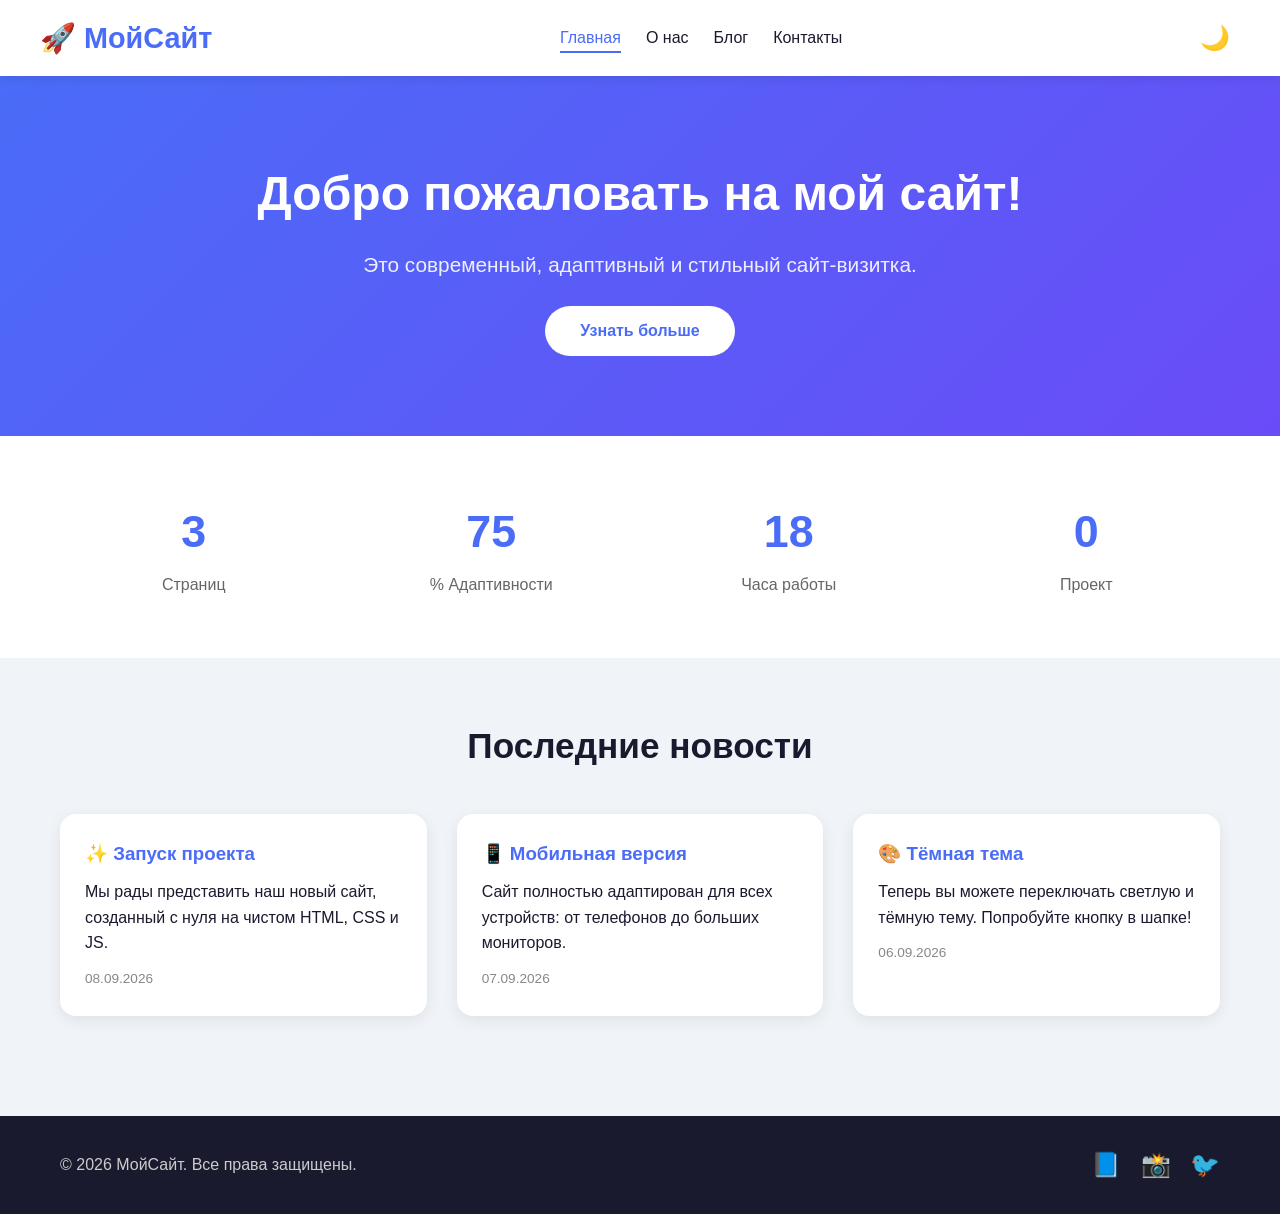
<file: index.html>
<!DOCTYPE html>
<html lang="ru">
<head>
    <meta charset="UTF-8" />
    <meta name="viewport" content="width=device-width, initial-scale=1.0" />
    <title>Главная | Мой Сайт</title>
    <link rel="stylesheet" href="css/style.css" />
    <link rel="icon" href="img/favicon.ico" />
</head>
<body>

    <!-- ===== HEADER ===== -->
    <header>
        <div class="container header-flex">
            <div class="logo">
                <a href="index.html">🚀 МойСайт</a>
            </div>
            <nav>
                <ul class="nav-menu">
                    <li><a href="index.html" class="active">Главная</a></li>
                    <li><a href="about.html">О нас</a></li>
                    <li><a href="blog.html">Блог</a></li>
                    <li><a href="contact.html">Контакты</a></li>
                </ul>
            </nav>
            <button id="theme-toggle" class="theme-btn">🌙</button>
        </div>
    </header>

    <!-- ===== HERO ===== -->
    <section class="hero">
        <div class="container hero-content">
            <h1>Добро пожаловать на мой сайт!</h1>
            <p>Это современный, адаптивный и стильный сайт-визитка.</p>
            <a href="about.html" class="btn-primary">Узнать больше</a>
        </div>
    </section>

    <!-- ===== СТАТИСТИКА ===== -->
    <section class="stats">
        <div class="container stats-grid">
            <div class="stat-item">
                <span class="stat-number" data-target="5">0</span>
                <span class="stat-label">Страниц</span>
            </div>
            <div class="stat-item">
                <span class="stat-number" data-target="100">0</span>
                <span class="stat-label">% Адаптивности</span>
            </div>
            <div class="stat-item">
                <span class="stat-number" data-target="24">0</span>
                <span class="stat-label">Часа работы</span>
            </div>
            <div class="stat-item">
                <span class="stat-number" data-target="1">0</span>
                <span class="stat-label">Проект</span>
            </div>
        </div>
    </section>

    <!-- ===== НОВОСТИ ===== -->
    <section class="news">
        <div class="container">
            <h2>Последние новости</h2>
            <div class="news-grid">
                <article class="news-card">
                    <h3>✨ Запуск проекта</h3>
                    <p>Мы рады представить наш новый сайт, созданный с нуля на чистом HTML, CSS и JS.</p>
                    <span class="date">08.09.2026</span>
                </article>
                <article class="news-card">
                    <h3>📱 Мобильная версия</h3>
                    <p>Сайт полностью адаптирован для всех устройств: от телефонов до больших мониторов.</p>
                    <span class="date">07.09.2026</span>
                </article>
                <article class="news-card">
                    <h3>🎨 Тёмная тема</h3>
                    <p>Теперь вы можете переключать светлую и тёмную тему. Попробуйте кнопку в шапке!</p>
                    <span class="date">06.09.2026</span>
                </article>
            </div>
        </div>
    </section>

    <!-- ===== FOOTER ===== -->
    <footer>
        <div class="container footer-flex">
            <p>&copy; 2026 МойСайт. Все права защищены.</p>
            <div class="social-links">
                <a href="#">📘</a>
                <a href="#">📸</a>
                <a href="#">🐦</a>
            </div>
        </div>
    </footer>

    <script src="js/script.js"></script>
</body>
</html>
</file>
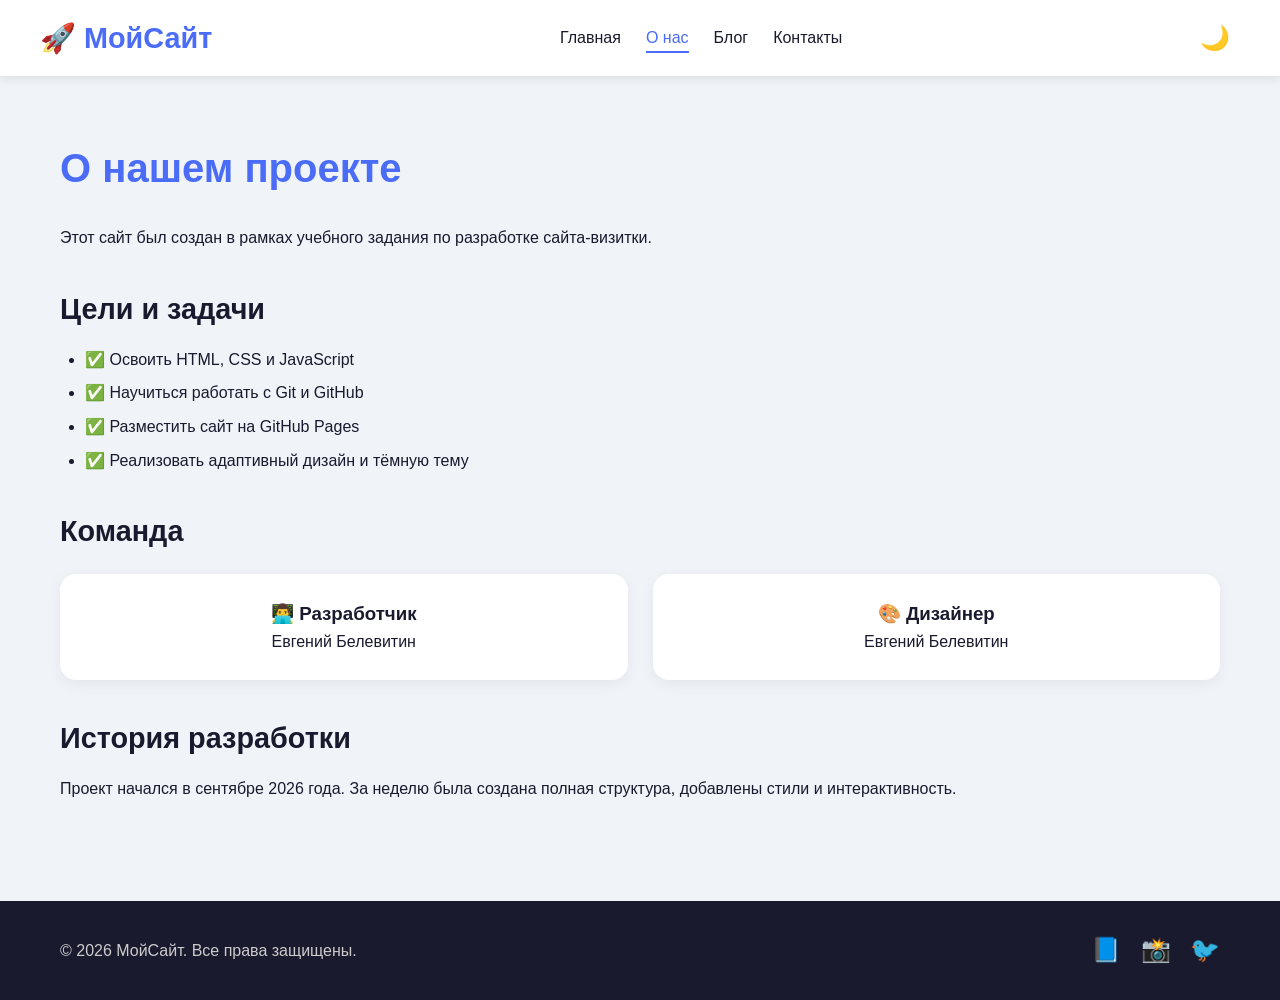
<file: about.html>
<!DOCTYPE html>
<html lang="ru">
<head>
    <meta charset="UTF-8" />
    <meta name="viewport" content="width=device-width, initial-scale=1.0" />
    <title>О нас | Мой Сайт</title>
    <link rel="stylesheet" href="css/style.css" />
    <link rel="icon" href="img/favicon.ico" />
</head>
<body>

    <header>
        <div class="container header-flex">
            <div class="logo"><a href="index.html">🚀 МойСайт</a></div>
            <nav>
                <ul class="nav-menu">
                    <li><a href="index.html">Главная</a></li>
                    <li><a href="about.html" class="active">О нас</a></li>
                    <li><a href="blog.html">Блог</a></li>
                    <li><a href="contact.html">Контакты</a></li>
                </ul>
            </nav>
            <button id="theme-toggle" class="theme-btn">🌙</button>
        </div>
    </header>

    <main>
        <section class="page-content">
            <div class="container">
                <h1>О нашем проекте</h1>
                <p>Этот сайт был создан в рамках учебного задания по разработке сайта-визитки.</p>

                <h2>Цели и задачи</h2>
                <ul>
                    <li>✅ Освоить HTML, CSS и JavaScript</li>
                    <li>✅ Научиться работать с Git и GitHub</li>
                    <li>✅ Разместить сайт на GitHub Pages</li>
                    <li>✅ Реализовать адаптивный дизайн и тёмную тему</li>
                </ul>

                <h2>Команда</h2>
                <div class="team-grid">
                    <div class="team-card">
                        <h3>👨‍💻 Разработчик</h3>
                        <p>Евгений Белевитин</p>
                    </div>
                    <div class="team-card">
                        <h3>🎨 Дизайнер</h3>
                        <p>Евгений Белевитин</p>
                    </div>
                </div>

                <h2>История разработки</h2>
                <p>Проект начался в сентябре 2026 года. За неделю была создана полная структура, добавлены стили и интерактивность.</p>
            </div>
        </section>
    </main>

    <footer>
        <div class="container footer-flex">
            <p>&copy; 2026 МойСайт. Все права защищены.</p>
            <div class="social-links">
                <a href="#">📘</a>
                <a href="#">📸</a>
                <a href="#">🐦</a>
            </div>
        </div>
    </footer>

    <script src="js/script.js"></script>
</body>
</html>
</file>
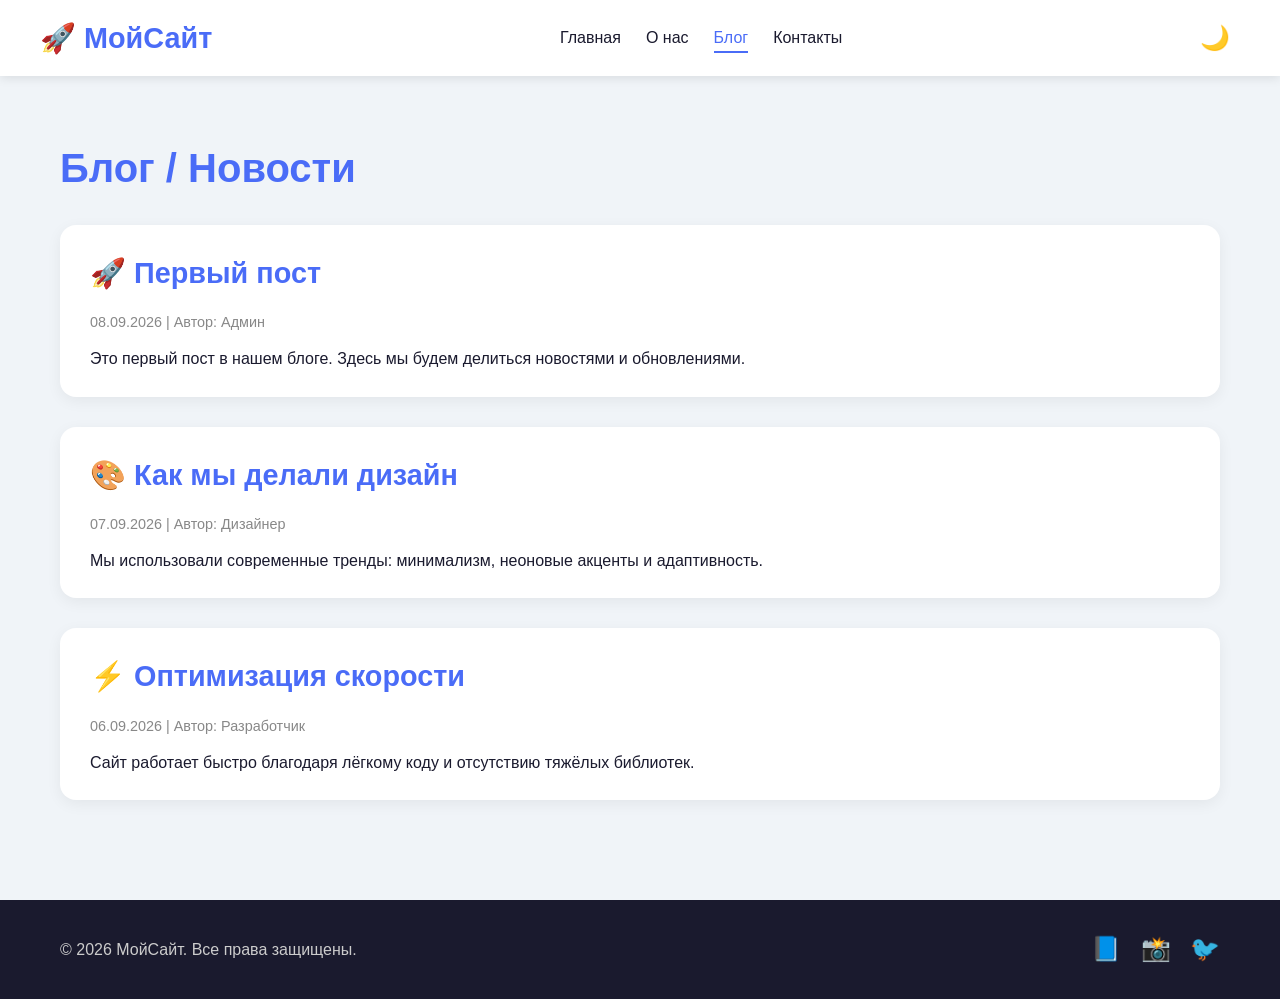
<file: blog.html>
<!DOCTYPE html>
<html lang="ru">
<head>
    <meta charset="UTF-8" />
    <meta name="viewport" content="width=device-width, initial-scale=1.0" />
    <title>Блог | Мой Сайт</title>
    <link rel="stylesheet" href="css/style.css" />
    <link rel="icon" href="img/favicon.ico" />
</head>
<body>

    <header>
        <div class="container header-flex">
            <div class="logo"><a href="index.html">🚀 МойСайт</a></div>
            <nav>
                <ul class="nav-menu">
                    <li><a href="index.html">Главная</a></li>
                    <li><a href="about.html">О нас</a></li>
                    <li><a href="blog.html" class="active">Блог</a></li>
                    <li><a href="contact.html">Контакты</a></li>
                </ul>
            </nav>
            <button id="theme-toggle" class="theme-btn">🌙</button>
        </div>
    </header>

    <main>
        <section class="page-content">
            <div class="container">
                <h1>Блог / Новости</h1>

                <div class="blog-list">
                    <article class="blog-post">
                        <h2>🚀 Первый пост</h2>
                        <p class="blog-meta">08.09.2026 | Автор: Админ</p>
                        <p>Это первый пост в нашем блоге. Здесь мы будем делиться новостями и обновлениями.</p>
                    </article>

                    <article class="blog-post">
                        <h2>🎨 Как мы делали дизайн</h2>
                        <p class="blog-meta">07.09.2026 | Автор: Дизайнер</p>
                        <p>Мы использовали современные тренды: минимализм, неоновые акценты и адаптивность.</p>
                    </article>

                    <article class="blog-post">
                        <h2>⚡ Оптимизация скорости</h2>
                        <p class="blog-meta">06.09.2026 | Автор: Разработчик</p>
                        <p>Сайт работает быстро благодаря лёгкому коду и отсутствию тяжёлых библиотек.</p>
                    </article>
                </div>
            </div>
        </section>
    </main>

    <footer>
        <div class="container footer-flex">
            <p>&copy; 2026 МойСайт. Все права защищены.</p>
            <div class="social-links">
                <a href="#">📘</a>
                <a href="#">📸</a>
                <a href="#">🐦</a>
            </div>
        </div>
    </footer>

    <script src="js/script.js"></script>
</body>
</html>
</file>
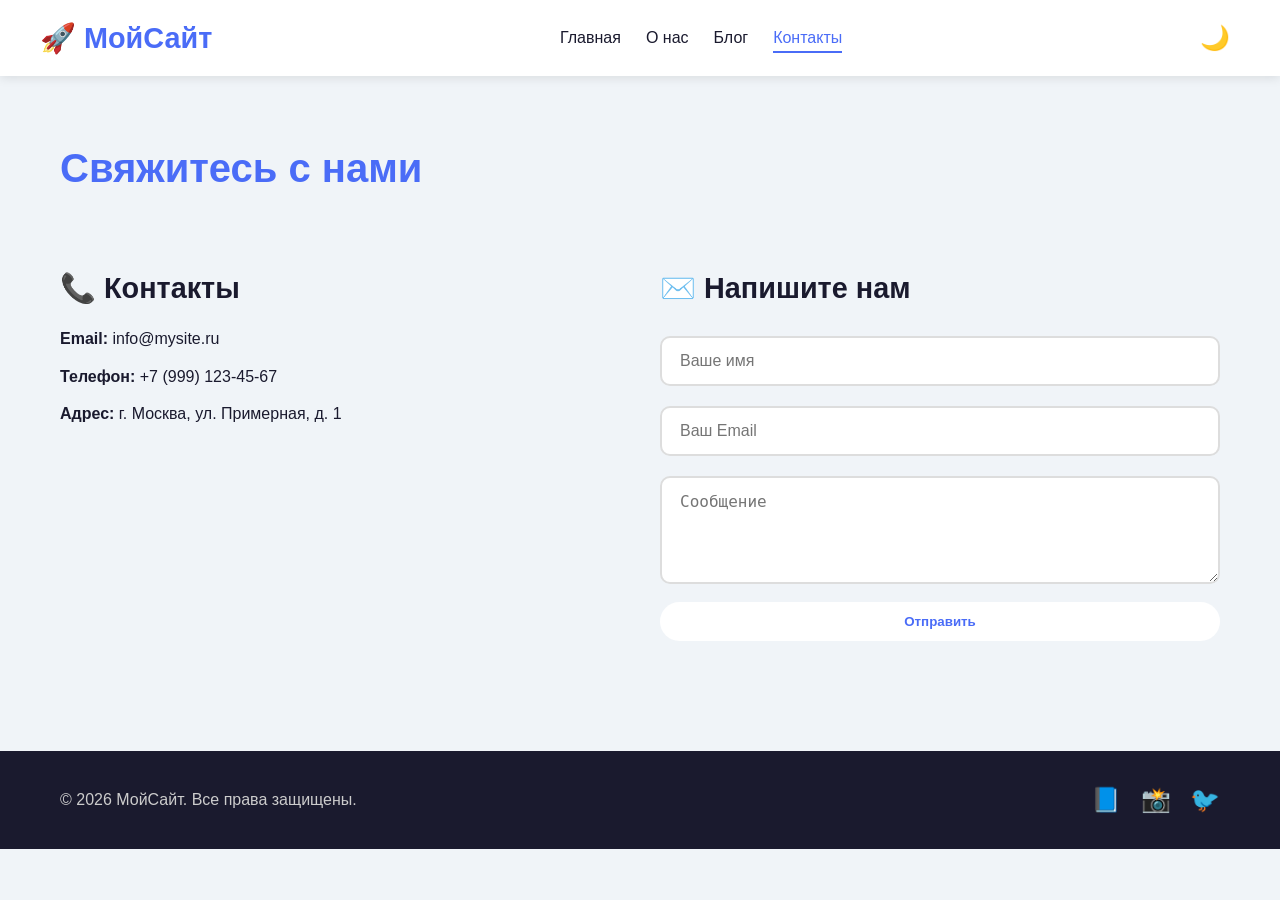
<file: contact.html>
<!DOCTYPE html>
<html lang="ru">
<head>
    <meta charset="UTF-8" />
    <meta name="viewport" content="width=device-width, initial-scale=1.0" />
    <title>Контакты | Мой Сайт</title>
    <link rel="stylesheet" href="css/style.css" />
    <link rel="icon" href="img/favicon.ico" />
</head>
<body>

    <header>
        <div class="container header-flex">
            <div class="logo"><a href="index.html">🚀 МойСайт</a></div>
            <nav>
                <ul class="nav-menu">
                    <li><a href="index.html">Главная</a></li>
                    <li><a href="about.html">О нас</a></li>
                    <li><a href="blog.html">Блог</a></li>
                    <li><a href="contact.html" class="active">Контакты</a></li>
                </ul>
            </nav>
            <button id="theme-toggle" class="theme-btn">🌙</button>
        </div>
    </header>

    <main>
        <section class="page-content">
            <div class="container">
                <h1>Свяжитесь с нами</h1>

                <div class="contact-grid">
                    <div class="contact-info">
                        <h2>📞 Контакты</h2>
                        <p><strong>Email:</strong> info@mysite.ru</p>
                        <p><strong>Телефон:</strong> +7 (999) 123-45-67</p>
                        <p><strong>Адрес:</strong> г. Москва, ул. Примерная, д. 1</p>
                    </div>

                    <div class="contact-form">
                        <h2>✉️ Напишите нам</h2>
                        <form id="contactForm">
                            <input type="text" id="name" placeholder="Ваше имя" required />
                            <input type="email" id="email" placeholder="Ваш Email" required />
                            <textarea id="message" rows="4" placeholder="Сообщение" required></textarea>
                            <button type="submit" class="btn-primary">Отправить</button>
                        </form>
                        <p id="form-status" style="margin-top: 10px;"></p>
                    </div>
                </div>
            </div>
        </section>
    </main>

    <footer>
        <div class="container footer-flex">
            <p>&copy; 2026 МойСайт. Все права защищены.</p>
            <div class="social-links">
                <a href="#">📘</a>
                <a href="#">📸</a>
                <a href="#">🐦</a>
            </div>
        </div>
    </footer>

    <script src="js/script.js"></script>
</body>
</html>
</file>
<file: css/style.css>
/* ===== RESET & BASE ===== */
* {
    margin: 0;
    padding: 0;
    box-sizing: border-box;
}

body {
    font-family: 'Segoe UI', Tahoma, Geneva, Verdana, sans-serif;
    background-color: #f0f4f8;
    color: #1a1a2e;
    transition: background 0.3s, color 0.3s;
    line-height: 1.6;
}

.container {
    max-width: 1200px;
    margin: 0 auto;
    padding: 0 20px;
}

a {
    text-decoration: none;
    color: inherit;
}

/* ===== HEADER ===== */
header {
    background-color: #ffffff;
    box-shadow: 0 2px 10px rgba(0, 0, 0, 0.1);
    position: sticky;
    top: 0;
    z-index: 100;
    transition: background 0.3s;
}

.header-flex {
    display: flex;
    justify-content: space-between;
    align-items: center;
    padding: 15px 0;
    flex-wrap: wrap;
}

.logo a {
    font-size: 1.8rem;
    font-weight: 700;
    color: #4a6cf7;
}

.nav-menu {
    display: flex;
    list-style: none;
    gap: 25px;
    flex-wrap: wrap;
}

.nav-menu a {
    font-weight: 500;
    padding: 5px 0;
    border-bottom: 2px solid transparent;
    transition: 0.3s;
}

.nav-menu a:hover,
.nav-menu a.active {
    color: #4a6cf7;
    border-bottom-color: #4a6cf7;
}

.theme-btn {
    background: none;
    border: none;
    font-size: 1.5rem;
    cursor: pointer;
    padding: 5px 10px;
    border-radius: 30px;
    transition: 0.3s;
}
.theme-btn:hover {
    background: #e0e0e0;
}

/* ===== HERO ===== */
.hero {
    background: linear-gradient(135deg, #4a6cf7, #6a4cf7);
    color: #fff;
    padding: 80px 0;
    text-align: center;
}

.hero h1 {
    font-size: 3rem;
    margin-bottom: 15px;
}

.hero p {
    font-size: 1.3rem;
    opacity: 0.9;
    max-width: 600px;
    margin: 0 auto 25px;
}

.btn-primary {
    display: inline-block;
    background: #fff;
    color: #4a6cf7;
    padding: 12px 35px;
    border-radius: 30px;
    font-weight: 600;
    transition: 0.3s;
    border: none;
    cursor: pointer;
}
.btn-primary:hover {
    transform: scale(1.05);
    box-shadow: 0 8px 25px rgba(0, 0, 0, 0.2);
}

/* ===== STATS ===== */
.stats {
    padding: 60px 0;
    background: #fff;
    transition: background 0.3s;
}

.stats-grid {
    display: grid;
    grid-template-columns: repeat(auto-fit, minmax(150px, 1fr));
    gap: 30px;
    text-align: center;
}

.stat-number {
    font-size: 2.8rem;
    font-weight: 700;
    color: #4a6cf7;
}

.stat-label {
    display: block;
    font-size: 1rem;
    color: #666;
    margin-top: 5px;
}

/* ===== NEWS ===== */
.news {
    padding: 60px 0;
}

.news h2 {
    text-align: center;
    font-size: 2.2rem;
    margin-bottom: 40px;
}

.news-grid {
    display: grid;
    grid-template-columns: repeat(auto-fit, minmax(280px, 1fr));
    gap: 30px;
}

.news-card {
    background: #fff;
    padding: 25px;
    border-radius: 16px;
    box-shadow: 0 4px 15px rgba(0, 0, 0, 0.08);
    transition: 0.3s;
}
.news-card:hover {
    transform: translateY(-5px);
    box-shadow: 0 8px 30px rgba(0, 0, 0, 0.15);
}

.news-card h3 {
    color: #4a6cf7;
    margin-bottom: 10px;
}

.news-card .date {
    display: inline-block;
    margin-top: 12px;
    font-size: 0.85rem;
    color: #888;
}

/* ===== PAGE CONTENT ===== */
.page-content {
    padding: 60px 0;
    min-height: 60vh;
}

.page-content h1 {
    font-size: 2.5rem;
    color: #4a6cf7;
    margin-bottom: 25px;
}

.page-content h2 {
    margin-top: 35px;
    margin-bottom: 15px;
    font-size: 1.8rem;
}

.page-content ul {
    padding-left: 25px;
}

.page-content ul li {
    margin: 8px 0;
}

/* ===== TEAM ===== */
.team-grid {
    display: grid;
    grid-template-columns: repeat(auto-fit, minmax(200px, 1fr));
    gap: 25px;
    margin-top: 20px;
}

.team-card {
    background: #fff;
    padding: 25px;
    border-radius: 16px;
    text-align: center;
    box-shadow: 0 4px 15px rgba(0, 0, 0, 0.06);
}

/* ===== BLOG ===== */
.blog-list {
    display: flex;
    flex-direction: column;
    gap: 30px;
}

.blog-post {
    background: #fff;
    padding: 25px 30px;
    border-radius: 16px;
    box-shadow: 0 4px 15px rgba(0, 0, 0, 0.06);
}

.blog-post h2 {
    margin-top: 0;
    color: #4a6cf7;
}

.blog-meta {
    color: #888;
    font-size: 0.9rem;
    margin: 5px 0 12px;
}

/* ===== CONTACT ===== */
.contact-grid {
    display: grid;
    grid-template-columns: 1fr 1fr;
    gap: 40px;
    margin-top: 30px;
}

.contact-info p {
    margin: 12px 0;
}

.contact-form input,
.contact-form textarea {
    width: 100%;
    padding: 14px 18px;
    margin: 10px 0;
    border: 2px solid #ddd;
    border-radius: 10px;
    font-size: 1rem;
    transition: 0.3s;
    background: #fff;
}

.contact-form input:focus,
.contact-form textarea:focus {
    border-color: #4a6cf7;
    outline: none;
}

.contact-form button {
    width: 100%;
}

/* ===== FOOTER ===== */
footer {
    background: #1a1a2e;
    color: #ccc;
    padding: 30px 0;
    margin-top: 40px;
}

.footer-flex {
    display: flex;
    justify-content: space-between;
    align-items: center;
    flex-wrap: wrap;
    gap: 15px;
}

.social-links a {
    font-size: 1.5rem;
    margin-left: 15px;
    transition: 0.3s;
}
.social-links a:hover {
    color: #fff;
}

/* ===== DARK THEME ===== */
body.dark {
    background-color: #1a1a2e;
    color: #e0e0e0;
}

body.dark header {
    background-color: #16213e;
}

body.dark .stats {
    background-color: #16213e;
}

body.dark .news-card,
body.dark .blog-post,
body.dark .team-card {
    background-color: #16213e;
    color: #e0e0e0;
}

body.dark .contact-form input,
body.dark .contact-form textarea {
    background-color: #16213e;
    border-color: #333;
    color: #e0e0e0;
}

body.dark .theme-btn:hover {
    background: #333;
}

/* ===== ADAPTIVE ===== */
@media (max-width: 768px) {
    .header-flex {
        flex-direction: column;
        gap: 15px;
    }

    .nav-menu {
        justify-content: center;
        gap: 15px;
    }

    .hero h1 {
        font-size: 2.2rem;
    }

    .contact-grid {
        grid-template-columns: 1fr;
    }

    .footer-flex {
        flex-direction: column;
        text-align: center;
    }

    .social-links a {
        margin: 0 8px;
    }
}

@media (max-width: 480px) {
    .hero {
        padding: 50px 0;
    }
    .hero h1 {
        font-size: 1.8rem;
    }
    .stats-grid {
        grid-template-columns: 1fr 1fr;
    }
    .news-grid {
        grid-template-columns: 1fr;
    }
}
</file>
